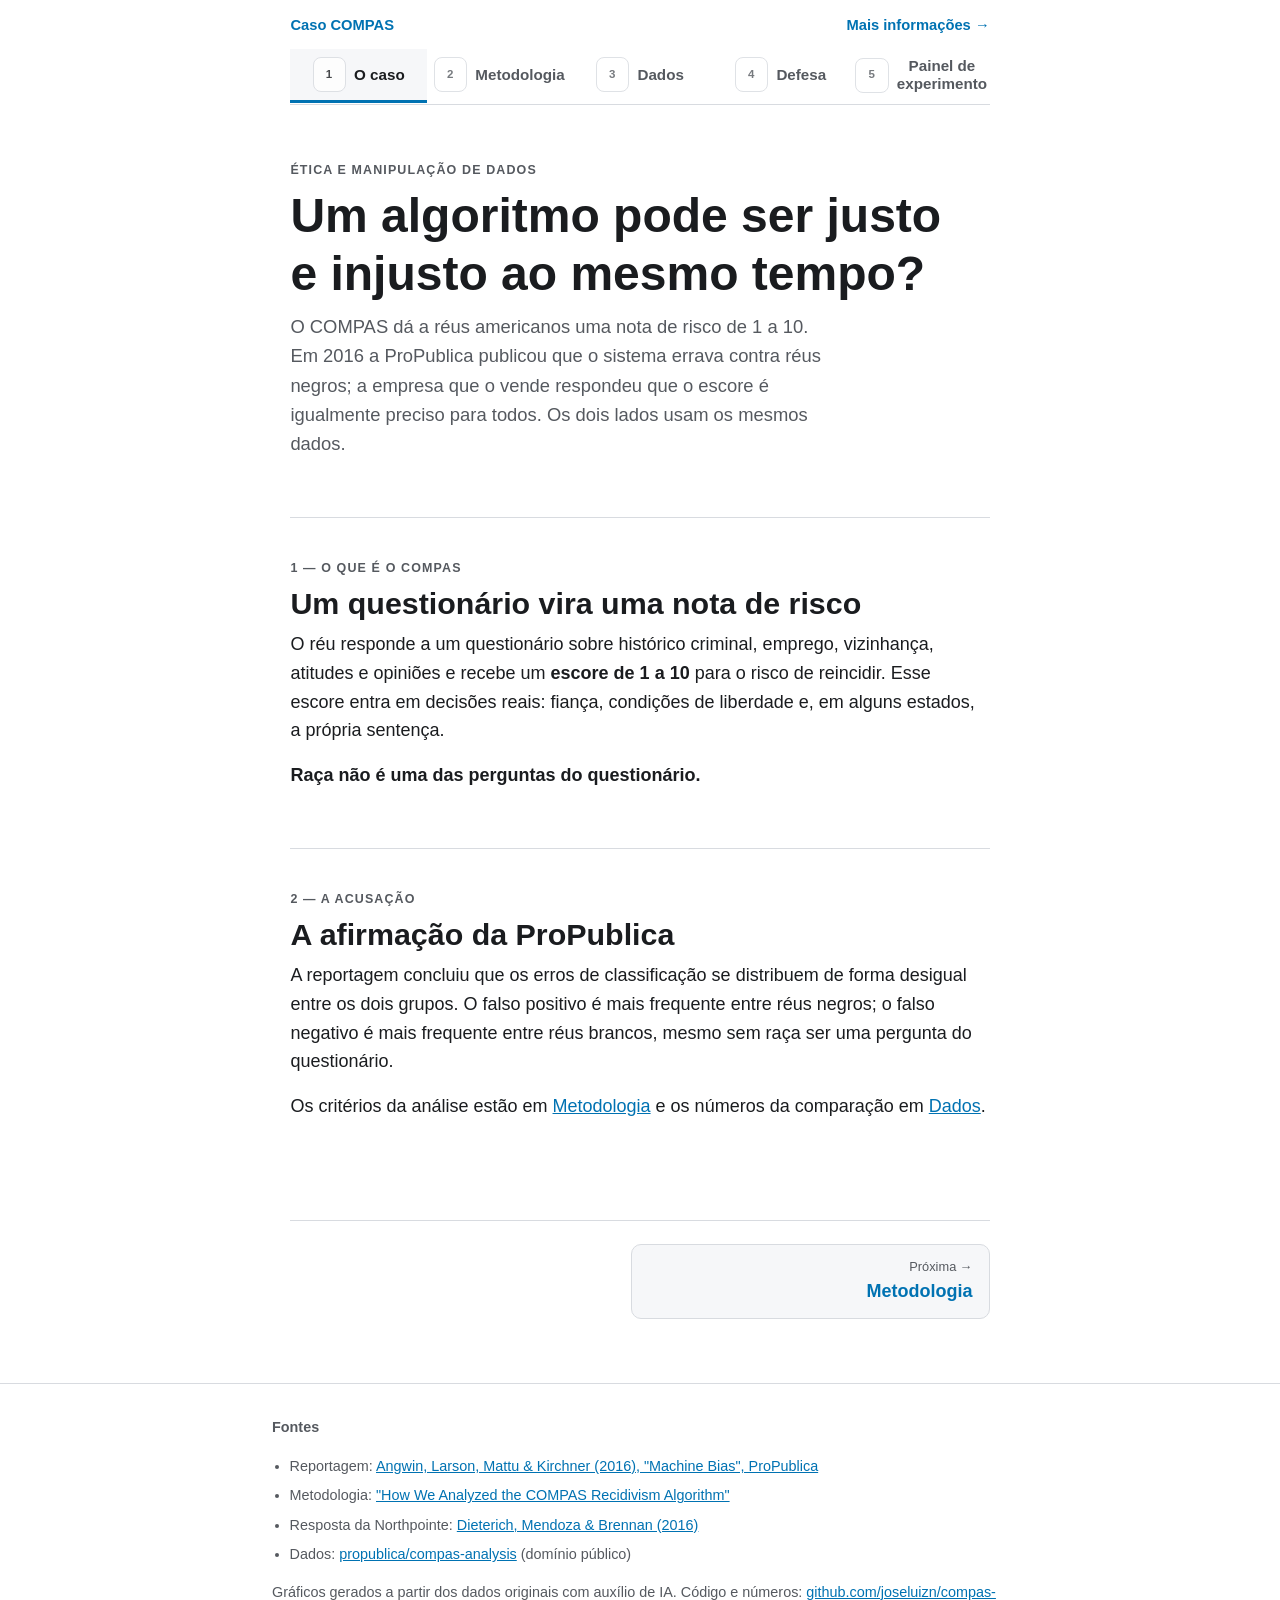
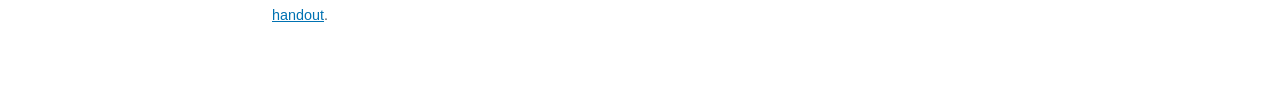
<file: index.html>
<!doctype html>
<html lang="pt-BR">

<head>
  <meta charset="utf-8">
  <meta name="viewport" content="width=device-width, initial-scale=1">
  <title>O caso — Caso COMPAS</title>
  <meta name="description" content="O que é o COMPAS e o que a ProPublica afirmou: contexto do sistema e a acusação.">
  <link rel="stylesheet" href="css/style.css">
</head>

<body>

  <header class="topo">
    <div class="topo-linha">
      <a class="marca" href="index.html">Caso COMPAS</a>
      <a class="mais" href="mais-informacoes.html">Mais informações →</a>
    </div>
    <nav class="abas" aria-label="Páginas do site">
      <ol>
        <li><a href="index.html" aria-current="page"><span class="num">1</span>O caso</a></li>
        <li><a href="metodologia.html"><span class="num">2</span>Metodologia</a></li>
        <li><a href="dados.html"><span class="num">3</span>Dados</a></li>
        <li><a href="defesa.html"><span class="num">4</span>Defesa</a></li>
        <li><a href="painel.html"><span class="num">5</span>Painel de experimento</a></li>
      </ol>
    </nav>
  </header>

  <main>

    <section class="passo hero">
      <p class="rotulo">Ética e manipulação de dados</p>
      <h1>Um algoritmo pode ser justo e injusto ao mesmo tempo?</h1>
      <p class="sub">O COMPAS dá a réus americanos uma nota de risco de 1 a 10. Em 2016 a ProPublica
        publicou que o sistema errava contra réus negros; a empresa que o vende respondeu que o
        escore é igualmente preciso para todos. Os dois lados usam os mesmos dados.</p>
    </section>

    <section class="passo">
      <p class="rotulo">1 — O que é o COMPAS</p>
      <h2>Um questionário vira uma nota de risco</h2>
      <p>O réu responde a um questionário sobre histórico criminal, emprego, vizinhança, atitudes e
        opiniões e recebe um <strong>escore de 1 a 10</strong> para o risco de reincidir.
        Esse escore entra em decisões reais: fiança, condições de liberdade e, em alguns estados,
        a própria sentença.</p>
      <p><strong>Raça não é uma das perguntas do questionário.</strong></p>
    </section>

    <section class="passo">
      <p class="rotulo">2 — A acusação</p>
      <h2>A afirmação da ProPublica</h2>
      <p>A reportagem concluiu que os erros de classificação se distribuem de forma desigual entre os
        dois grupos. O falso positivo é mais frequente entre réus negros; o falso negativo é mais
        frequente entre réus brancos, mesmo sem raça ser uma pergunta do questionário.</p>
      <p>Os critérios da análise estão em <a href="metodologia.html">Metodologia</a> e os números da comparação em <a href="dados.html">Dados</a>.</p>
    </section>

  <nav class="pager" aria-label="Navegação entre páginas">
    <span class="vazio"></span>
    <a class="prox" href="metodologia.html"><small>Próxima →</small>Metodologia</a>
  </nav>

  </main>

  <footer>
    <div class="interno">
      <p><strong>Fontes</strong></p>
      <ul>
        <li>Reportagem: <a
            href="https://www.propublica.org/article/machine-bias-risk-assessments-in-criminal-sentencing">Angwin,
            Larson, Mattu &amp; Kirchner (2016), "Machine Bias", ProPublica</a></li>
        <li>Metodologia: <a
            href="https://www.propublica.org/article/how-we-analyzed-the-compas-recidivism-algorithm">"How We Analyzed
            the COMPAS Recidivism Algorithm"</a></li>
        <li>Resposta da Northpointe: <a
            href="https://embed.documentcloud.org/documents/2998391-ProPublica-Commentary-Final-070616/">Dieterich,
            Mendoza &amp; Brennan (2016)</a></li>
        <li>Dados: <a href="https://github.com/propublica/compas-analysis">propublica/compas-analysis</a> (domínio
          público)</li>
      </ul>
      <p>Gráficos gerados a partir dos dados originais com auxílio de IA. Código e números:
        <a href="https://github.com/joseluizn/compas-handout">github.com/joseluizn/compas-handout</a>.
      </p>
    </div>
  </footer>

</body>

</html>
</file>
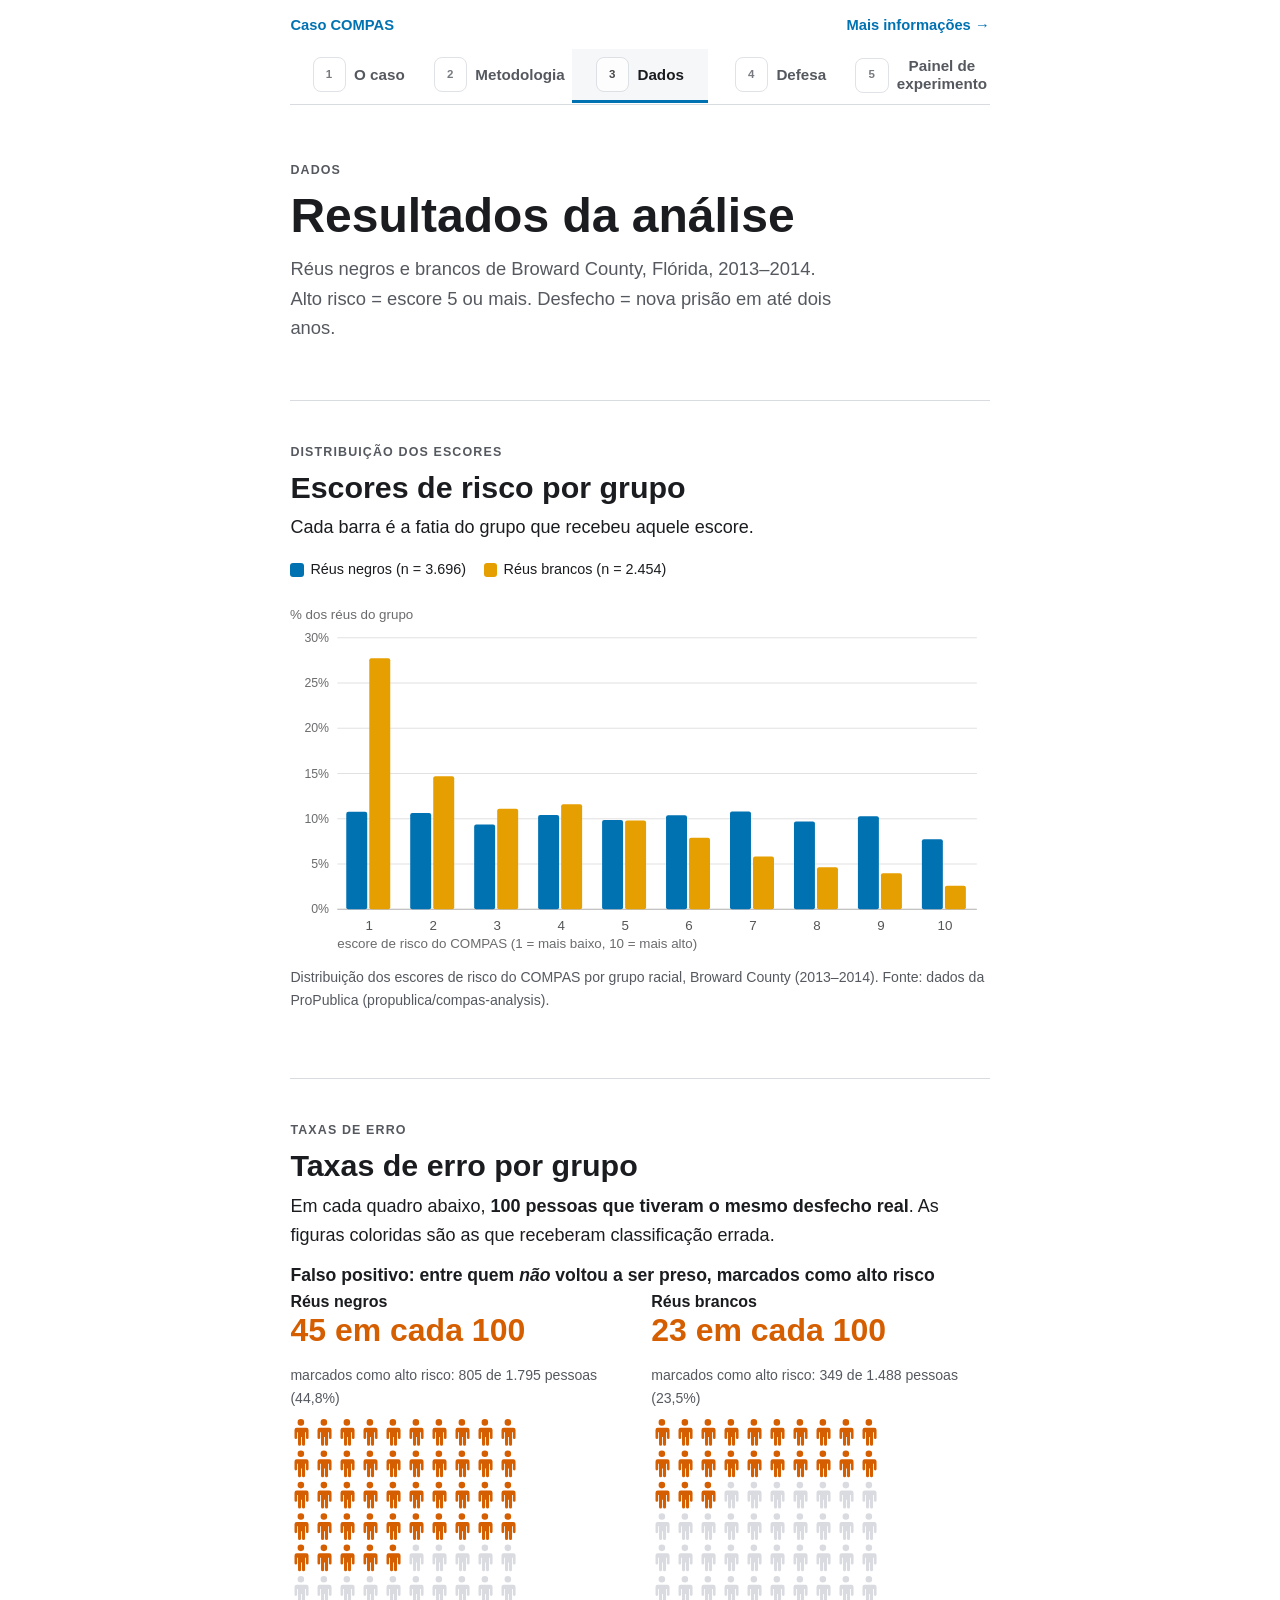
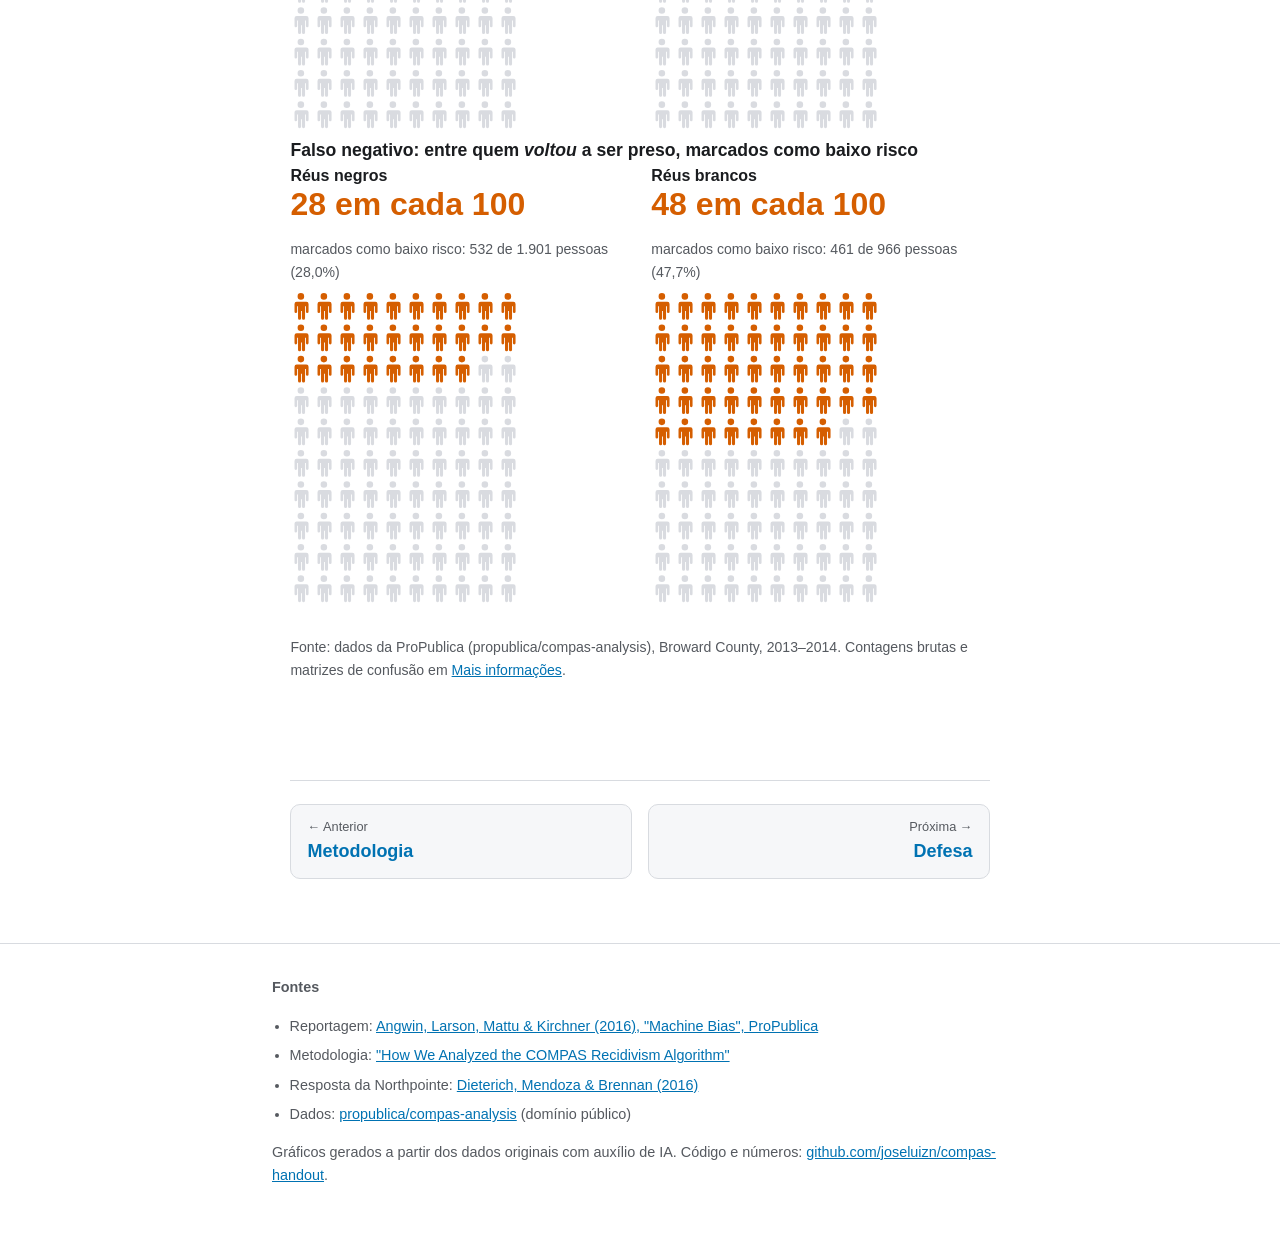
<file: dados.html>
<!doctype html>
<html lang="pt-BR">

<head>
  <meta charset="utf-8">
  <meta name="viewport" content="width=device-width, initial-scale=1">
  <title>Dados — Caso COMPAS</title>
  <meta name="description" content="Distribuição dos escores e taxas de erro por grupo racial, Broward County, 2013–2014.">
  <link rel="stylesheet" href="css/style.css">
</head>

<body>

  <header class="topo">
    <div class="topo-linha">
      <a class="marca" href="index.html">Caso COMPAS</a>
      <a class="mais" href="mais-informacoes.html">Mais informações →</a>
    </div>
    <nav class="abas" aria-label="Páginas do site">
      <ol>
        <li><a href="index.html"><span class="num">1</span>O caso</a></li>
        <li><a href="metodologia.html"><span class="num">2</span>Metodologia</a></li>
        <li><a href="dados.html" aria-current="page"><span class="num">3</span>Dados</a></li>
        <li><a href="defesa.html"><span class="num">4</span>Defesa</a></li>
        <li><a href="painel.html"><span class="num">5</span>Painel de experimento</a></li>
      </ol>
    </nav>
  </header>

  <main>

    <section class="passo hero">
      <p class="rotulo">Dados</p>
      <h1>Resultados da análise</h1>
      <p class="sub">Réus negros e brancos de Broward County, Flórida, 2013–2014. Alto risco = escore 5
        ou mais. Desfecho = nova prisão em até dois anos.</p>
    </section>

    <section class="passo">
      <p class="rotulo">Distribuição dos escores</p>
      <h2>Escores de risco por grupo</h2>
      <p>Cada barra é a fatia do grupo que recebeu aquele escore.</p>
      <div class="legenda" id="legenda-decis"></div>
      <figure>
        <div class="rolavel" id="grafico-decis"></div>
        <figcaption>Distribuição dos escores de risco do COMPAS por grupo racial, Broward County
          (2013–2014). Fonte: dados da ProPublica (propublica/compas-analysis).</figcaption>
      </figure>
    </section>

    <section class="passo">
      <p class="rotulo">Taxas de erro</p>
      <h2>Taxas de erro por grupo</h2>
      <p>Em cada quadro abaixo, <strong>100 pessoas que tiveram o mesmo desfecho real</strong>.
        As figuras coloridas são as que receberam classificação errada.</p>

      <h3>Falso positivo: entre quem <em>não</em> voltou a ser preso, marcados como alto risco</h3>
      <div class="waffles" id="waffles-fpr"></div>

      <h3>Falso negativo: entre quem <em>voltou</em> a ser preso, marcados como baixo risco</h3>
      <div class="waffles" id="waffles-fnr"></div>

      <p class="nota-fonte">Fonte: dados da ProPublica (propublica/compas-analysis), Broward County,
        2013–2014. Contagens brutas e matrizes de confusão em
        <a href="mais-informacoes.html">Mais informações</a>.</p>
    </section>

  <nav class="pager" aria-label="Navegação entre páginas">
    <a class="ant" href="metodologia.html"><small>← Anterior</small>Metodologia</a>
    <a class="prox" href="defesa.html"><small>Próxima →</small>Defesa</a>
  </nav>

  </main>

  <footer>
    <div class="interno">
      <p><strong>Fontes</strong></p>
      <ul>
        <li>Reportagem: <a
            href="https://www.propublica.org/article/machine-bias-risk-assessments-in-criminal-sentencing">Angwin,
            Larson, Mattu &amp; Kirchner (2016), "Machine Bias", ProPublica</a></li>
        <li>Metodologia: <a
            href="https://www.propublica.org/article/how-we-analyzed-the-compas-recidivism-algorithm">"How We Analyzed
            the COMPAS Recidivism Algorithm"</a></li>
        <li>Resposta da Northpointe: <a
            href="https://embed.documentcloud.org/documents/2998391-ProPublica-Commentary-Final-070616/">Dieterich,
            Mendoza &amp; Brennan (2016)</a></li>
        <li>Dados: <a href="https://github.com/propublica/compas-analysis">propublica/compas-analysis</a> (domínio
          público)</li>
      </ul>
      <p>Gráficos gerados a partir dos dados originais com auxílio de IA. Código e números:
        <a href="https://github.com/joseluizn/compas-handout">github.com/joseluizn/compas-handout</a>.
      </p>
    </div>
  </footer>

  <script src="js/metrics-data.js"></script>
  <script src="js/story.js"></script>
</body>

</html>
</file>
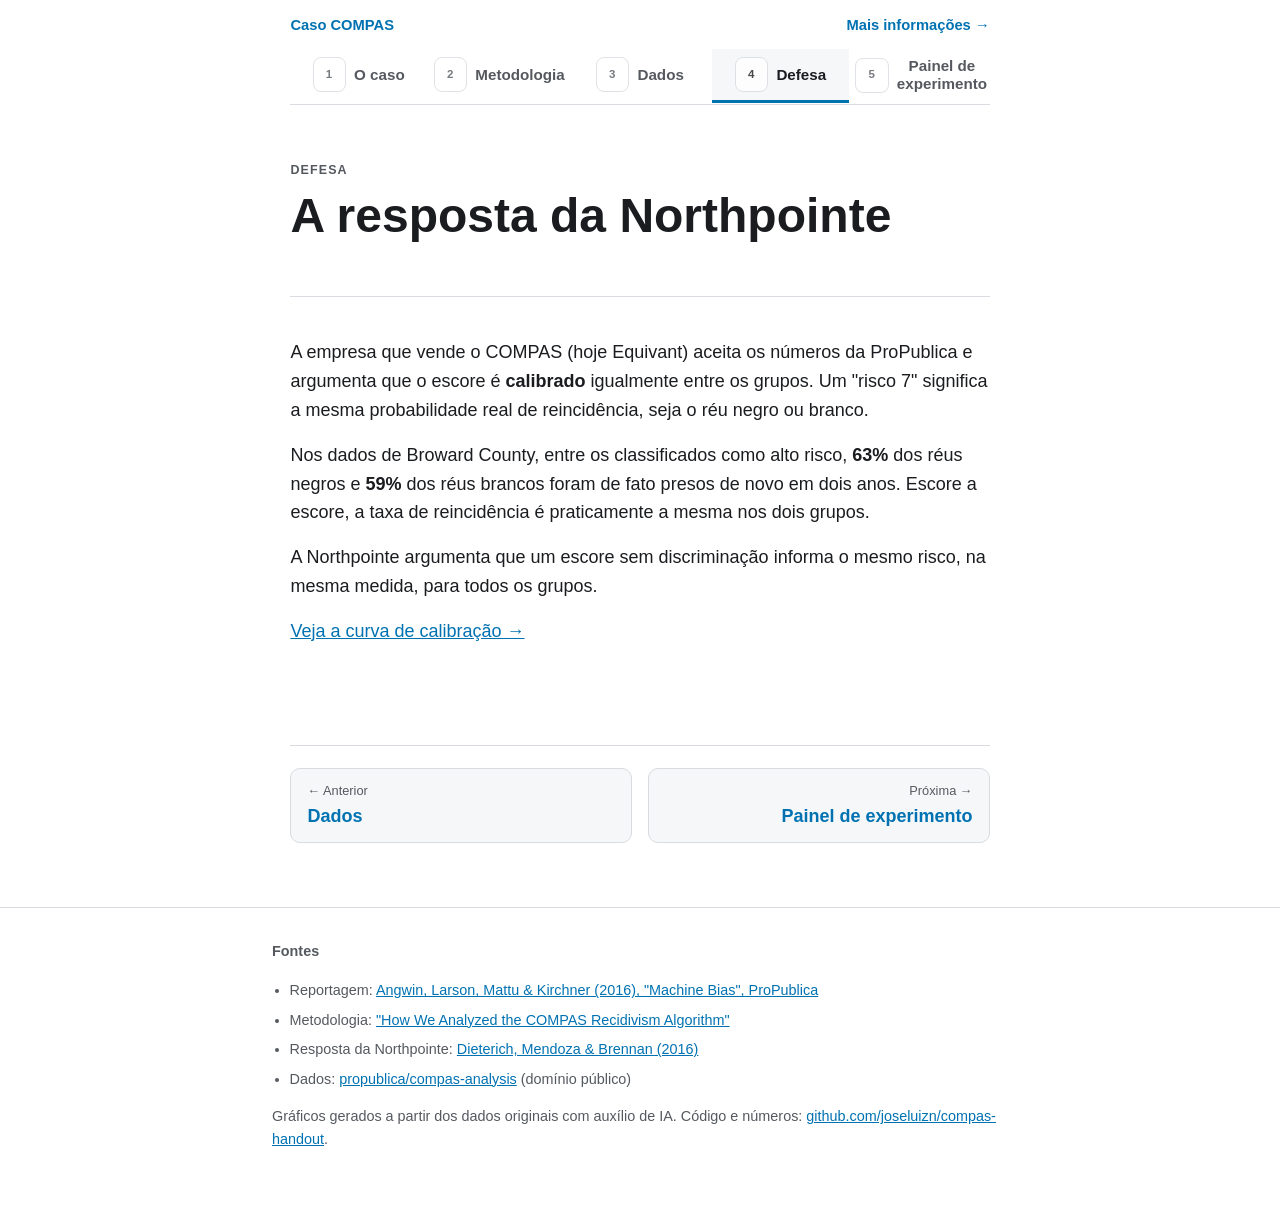
<file: defesa.html>
<!doctype html>
<html lang="pt-BR">

<head>
  <meta charset="utf-8">
  <meta name="viewport" content="width=device-width, initial-scale=1">
  <title>Defesa — Caso COMPAS</title>
  <meta name="description" content="A resposta da Northpointe à ProPublica: o argumento da calibração.">
  <link rel="stylesheet" href="css/style.css">
</head>

<body>

  <header class="topo">
    <div class="topo-linha">
      <a class="marca" href="index.html">Caso COMPAS</a>
      <a class="mais" href="mais-informacoes.html">Mais informações →</a>
    </div>
    <nav class="abas" aria-label="Páginas do site">
      <ol>
        <li><a href="index.html"><span class="num">1</span>O caso</a></li>
        <li><a href="metodologia.html"><span class="num">2</span>Metodologia</a></li>
        <li><a href="dados.html"><span class="num">3</span>Dados</a></li>
        <li><a href="defesa.html" aria-current="page"><span class="num">4</span>Defesa</a></li>
        <li><a href="painel.html"><span class="num">5</span>Painel de experimento</a></li>
      </ol>
    </nav>
  </header>

  <main>

    <section class="passo hero">
      <p class="rotulo">Defesa</p>
      <h1>A resposta da Northpointe</h1>
    </section>

    <section class="passo">
      <p>A empresa que vende o COMPAS (hoje Equivant) aceita os números da ProPublica e
        argumenta que o escore é <strong>calibrado</strong> igualmente entre os grupos. Um "risco 7"
        significa a mesma probabilidade real de reincidência, seja o réu negro ou branco.
      </p>
      <p>Nos dados de Broward County, entre os classificados como alto risco,
        <strong id="ppv-negros">—</strong> dos réus negros e <strong id="ppv-brancos">—</strong> dos
        réus brancos foram de fato presos de novo em dois anos. Escore a escore, a taxa de
        reincidência é praticamente a mesma nos dois grupos.
      </p>
      <p>A Northpointe argumenta que um escore sem discriminação informa o mesmo risco, na mesma
        medida, para todos os grupos.</p>
      <p><a href="mais-informacoes.html#calibracao">Veja a curva de calibração →</a></p>
    </section>

  <nav class="pager" aria-label="Navegação entre páginas">
    <a class="ant" href="dados.html"><small>← Anterior</small>Dados</a>
    <a class="prox" href="painel.html"><small>Próxima →</small>Painel de experimento</a>
  </nav>

  </main>

  <footer>
    <div class="interno">
      <p><strong>Fontes</strong></p>
      <ul>
        <li>Reportagem: <a
            href="https://www.propublica.org/article/machine-bias-risk-assessments-in-criminal-sentencing">Angwin,
            Larson, Mattu &amp; Kirchner (2016), "Machine Bias", ProPublica</a></li>
        <li>Metodologia: <a
            href="https://www.propublica.org/article/how-we-analyzed-the-compas-recidivism-algorithm">"How We Analyzed
            the COMPAS Recidivism Algorithm"</a></li>
        <li>Resposta da Northpointe: <a
            href="https://embed.documentcloud.org/documents/2998391-ProPublica-Commentary-Final-070616/">Dieterich,
            Mendoza &amp; Brennan (2016)</a></li>
        <li>Dados: <a href="https://github.com/propublica/compas-analysis">propublica/compas-analysis</a> (domínio
          público)</li>
      </ul>
      <p>Gráficos gerados a partir dos dados originais com auxílio de IA. Código e números:
        <a href="https://github.com/joseluizn/compas-handout">github.com/joseluizn/compas-handout</a>.
      </p>
    </div>
  </footer>

  <script src="js/metrics-data.js"></script>
  <script src="js/story.js"></script>
</body>

</html>
</file>
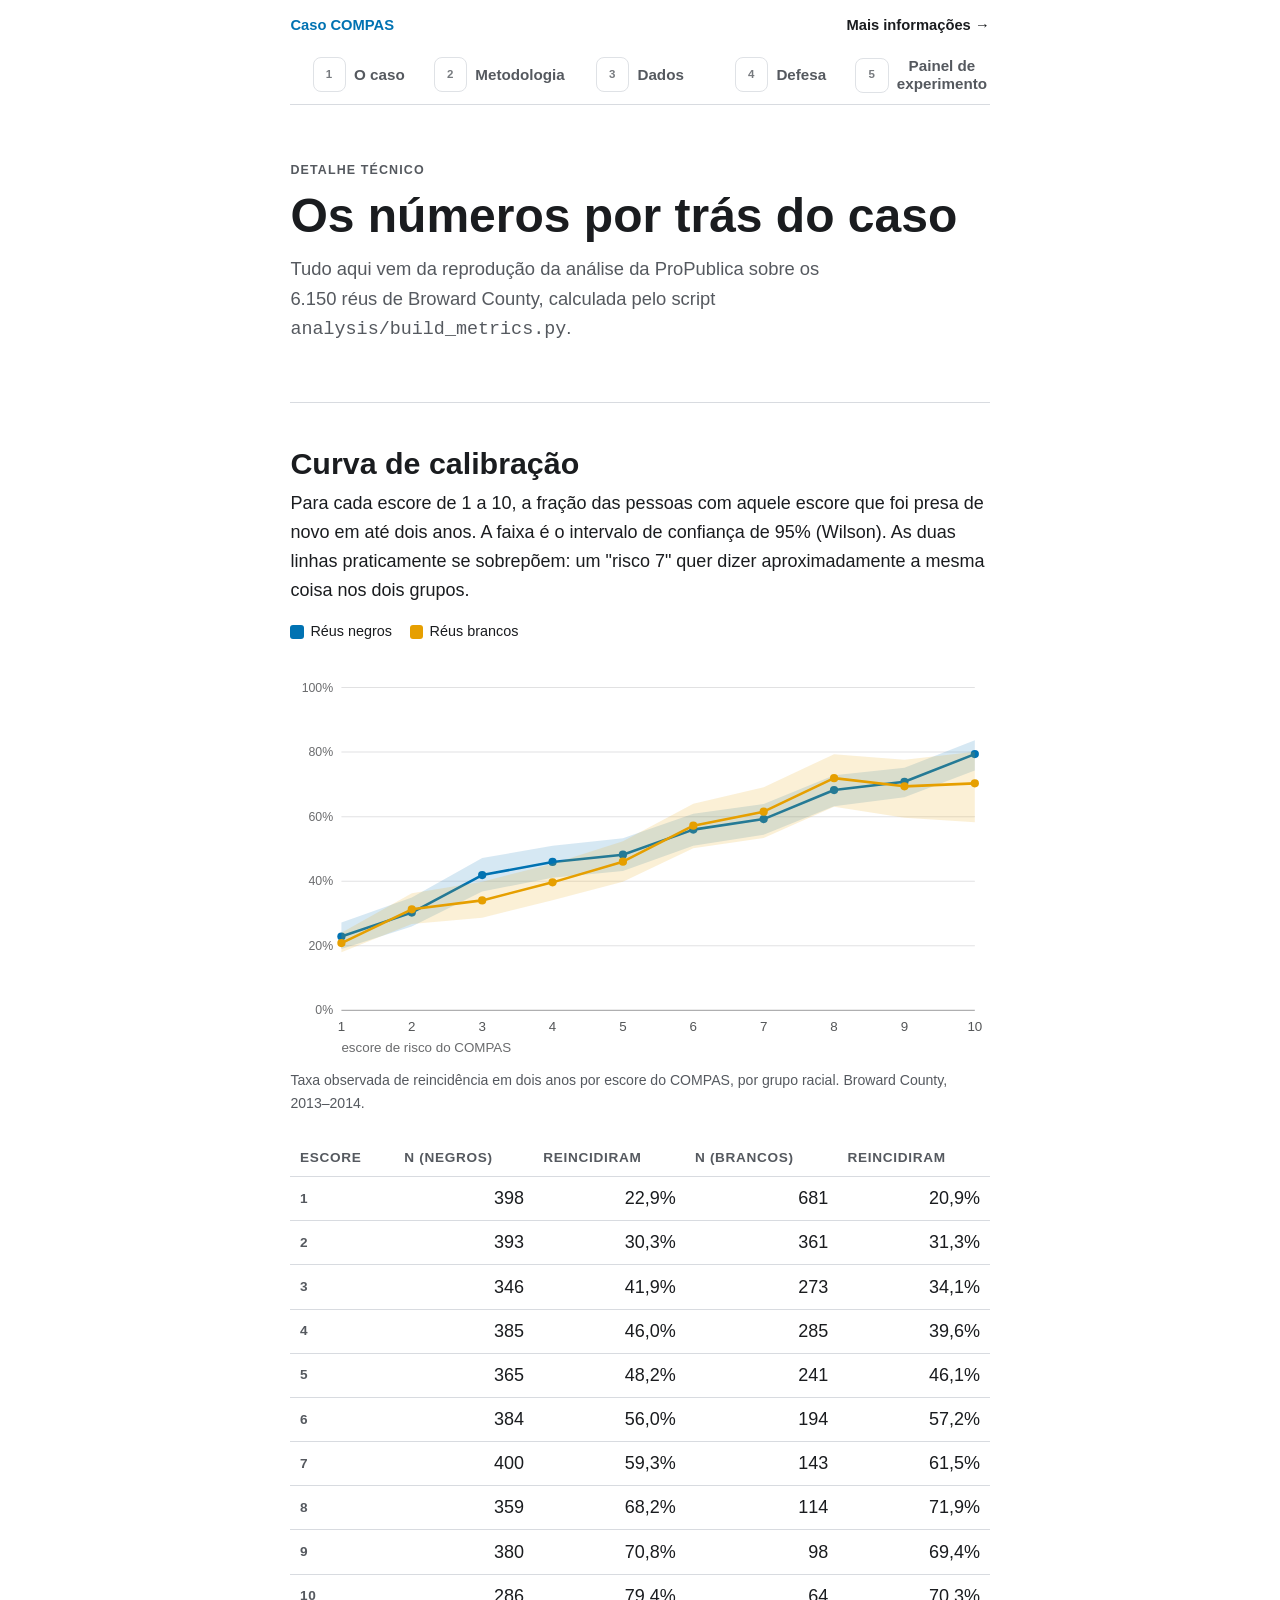
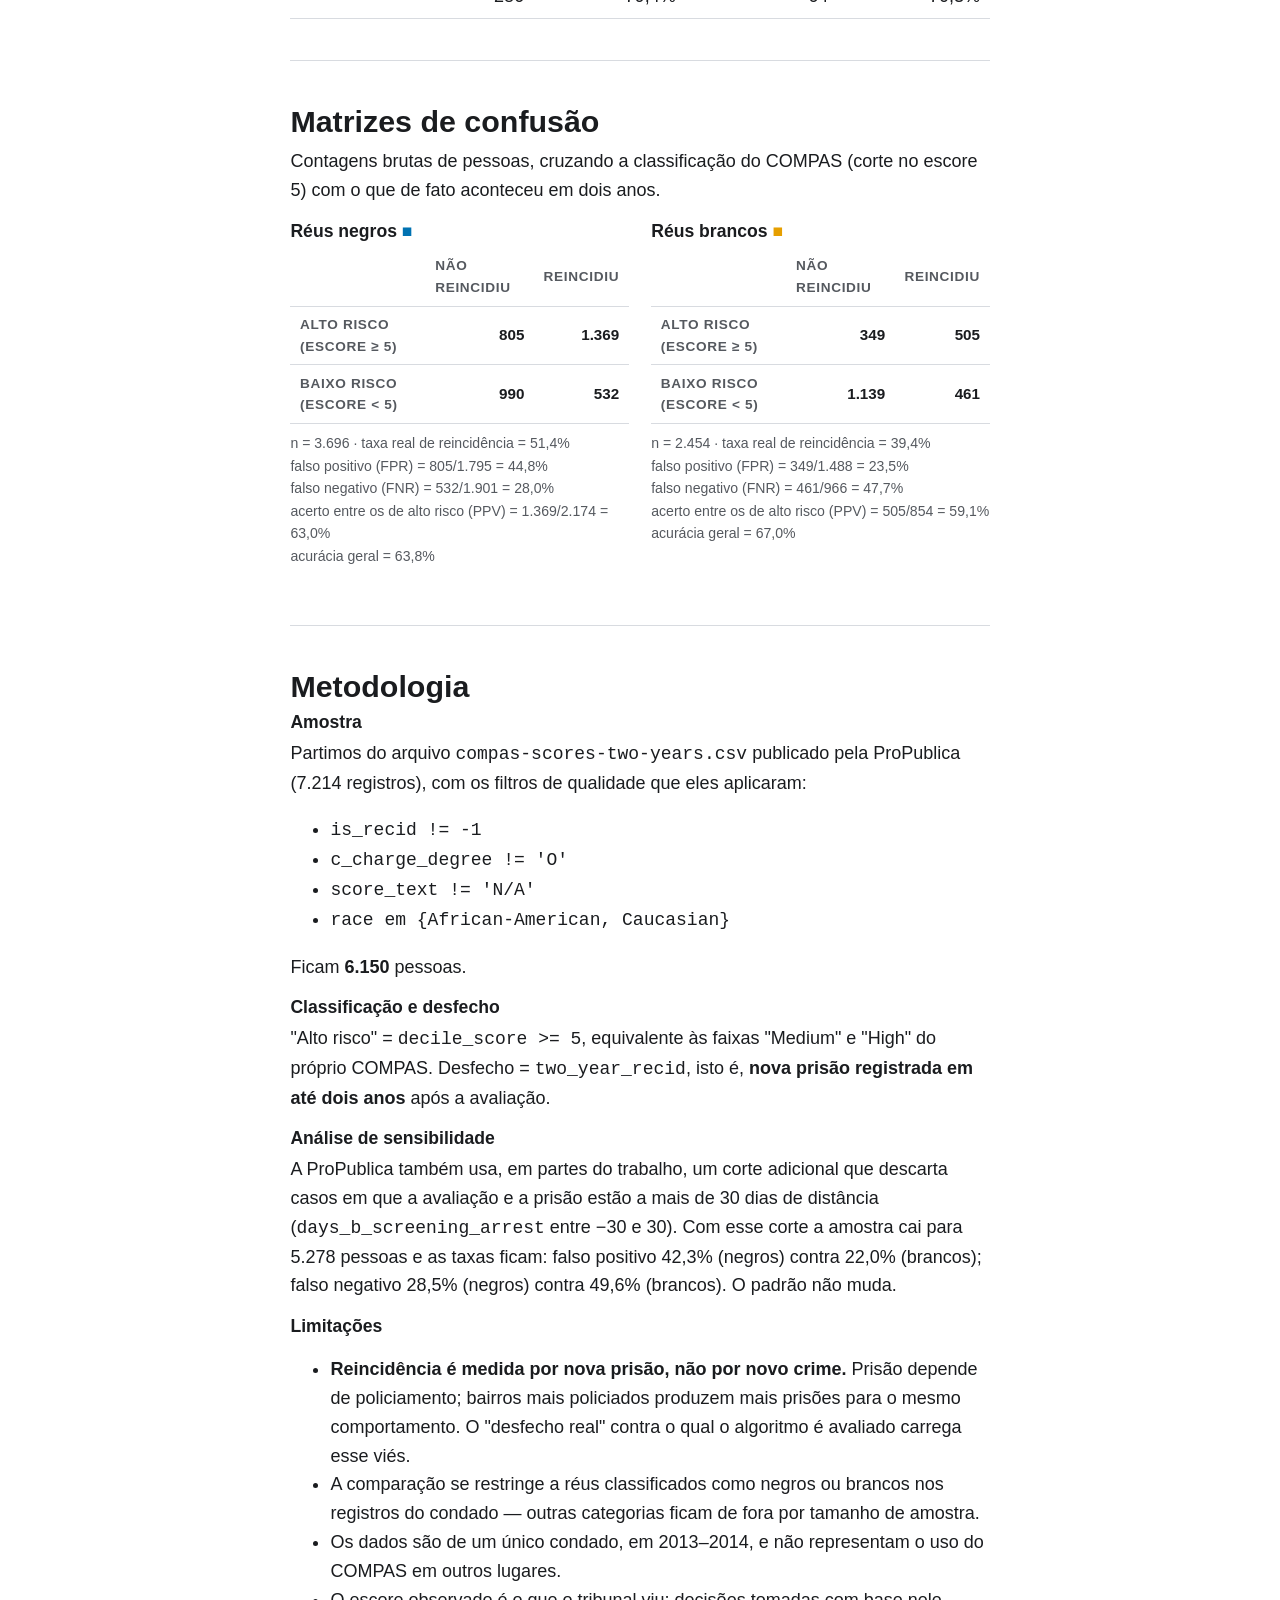
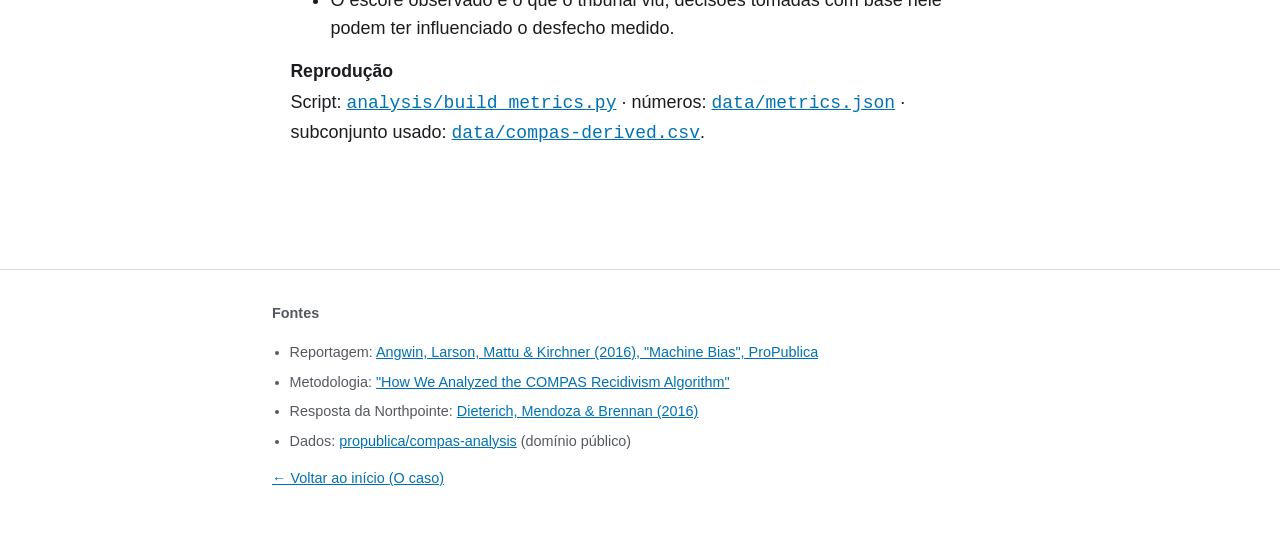
<file: mais-informacoes.html>
<!doctype html>
<html lang="pt-BR">
<head>
<meta charset="utf-8">
<meta name="viewport" content="width=device-width, initial-scale=1">
<title>Caso COMPAS — mais informações</title>
<meta name="description" content="Curva de calibração, matrizes de confusão e metodologia da reprodução da análise da ProPublica sobre o COMPAS.">
<link rel="stylesheet" href="css/style.css">
</head>
<body>

  <header class="topo">
    <div class="topo-linha">
      <a class="marca" href="index.html">Caso COMPAS</a>
      <a class="mais" href="mais-informacoes.html" aria-current="page">Mais informações →</a>
    </div>
    <nav class="abas" aria-label="Páginas do site">
      <ol>
        <li><a href="index.html"><span class="num">1</span>O caso</a></li>
        <li><a href="metodologia.html"><span class="num">2</span>Metodologia</a></li>
        <li><a href="dados.html"><span class="num">3</span>Dados</a></li>
        <li><a href="defesa.html"><span class="num">4</span>Defesa</a></li>
        <li><a href="painel.html"><span class="num">5</span>Painel de experimento</a></li>
      </ol>
    </nav>
  </header>

<main>

  <section class="passo hero">
    <p class="rotulo">Detalhe técnico</p>
    <h1>Os números por trás do caso</h1>
    <p class="sub">Tudo aqui vem da reprodução da análise da ProPublica sobre os
      <span id="meta-n-analise">—</span> réus de Broward County, calculada pelo script
      <code>analysis/build_metrics.py</code>.</p>
  </section>

  <section class="passo" id="calibracao">
    <h2>Curva de calibração</h2>
    <p>Para cada escore de 1 a 10, a fração das pessoas com aquele escore que foi presa de novo em
      até dois anos. A faixa é o intervalo de confiança de 95% (Wilson). As duas linhas praticamente
      se sobrepõem: um "risco 7" quer dizer aproximadamente a mesma coisa nos dois grupos.</p>
    <div class="legenda" id="legenda-calibracao"></div>
    <figure>
      <div class="rolavel" id="grafico-calibracao"></div>
      <figcaption>Taxa observada de reincidência em dois anos por escore do COMPAS, por grupo
        racial. Broward County, 2013–2014.</figcaption>
    </figure>
    <div class="rolavel" id="tabela-calibracao"></div>
  </section>

  <section class="passo">
    <h2>Matrizes de confusão</h2>
    <p>Contagens brutas de pessoas, cruzando a classificação do COMPAS (corte no escore 5) com o
      que de fato aconteceu em dois anos.</p>
    <div class="matrizes" id="matrizes"></div>
  </section>

  <section class="passo">
    <h2>Metodologia</h2>
    <h3>Amostra</h3>
    <p>Partimos do arquivo <code>compas-scores-two-years.csv</code> publicado pela ProPublica
      (<span id="meta-n-bruto">—</span> registros), com os filtros de qualidade que eles aplicaram:</p>
    <ul id="meta-filtros"></ul>
    <p>Ficam <strong id="meta-n-analise-2">—</strong> pessoas.</p>

    <h3>Classificação e desfecho</h3>
    <p>"Alto risco" = <code>decile_score &gt;= <span id="meta-corte">—</span></code>, equivalente às
      faixas "Medium" e "High" do próprio COMPAS. Desfecho = <code>two_year_recid</code>, isto é,
      <strong>nova prisão registrada em até dois anos</strong> após a avaliação.</p>

    <h3>Análise de sensibilidade</h3>
    <p>A ProPublica também usa, em partes do trabalho, um corte adicional que descarta casos em que
      a avaliação e a prisão estão a mais de 30 dias de distância
      (<code>days_b_screening_arrest</code> entre −30 e 30). Com esse corte a amostra cai para
      <span id="sens-n">—</span> pessoas e as taxas ficam: falso positivo
      <span id="sens-fpr-negros">—</span> (negros) contra <span id="sens-fpr-brancos">—</span>
      (brancos); falso negativo <span id="sens-fnr-negros">—</span> (negros) contra
      <span id="sens-fnr-brancos">—</span> (brancos). O padrão não muda.</p>

    <h3>Limitações</h3>
    <ul>
      <li><strong>Reincidência é medida por nova prisão, não por novo crime.</strong> Prisão depende
        de policiamento; bairros mais policiados produzem mais prisões para o mesmo comportamento.
        O "desfecho real" contra o qual o algoritmo é avaliado carrega esse viés.</li>
      <li>A comparação se restringe a réus classificados como negros ou brancos nos registros do
        condado — outras categorias ficam de fora por tamanho de amostra.</li>
      <li>Os dados são de um único condado, em 2013–2014, e não representam o uso do COMPAS em
        outros lugares.</li>
      <li>O escore observado é o que o tribunal viu; decisões tomadas com base nele podem ter
        influenciado o desfecho medido.</li>
    </ul>

    <h3>Reprodução</h3>
    <p>Script: <a href="https://github.com/joseluizn/compas-handout/blob/main/analysis/build_metrics.py"><code>analysis/build_metrics.py</code></a>
      · números: <a href="data/metrics.json"><code>data/metrics.json</code></a>
      · subconjunto usado: <a href="data/compas-derived.csv"><code>data/compas-derived.csv</code></a>.</p>
  </section>

</main>

<footer>
  <div class="interno">
    <p><strong>Fontes</strong></p>
    <ul>
      <li>Reportagem: <a href="https://www.propublica.org/article/machine-bias-risk-assessments-in-criminal-sentencing">Angwin, Larson, Mattu &amp; Kirchner (2016), "Machine Bias", ProPublica</a></li>
      <li>Metodologia: <a href="https://www.propublica.org/article/how-we-analyzed-the-compas-recidivism-algorithm">"How We Analyzed the COMPAS Recidivism Algorithm"</a></li>
      <li>Resposta da Northpointe: <a href="https://embed.documentcloud.org/documents/2998391-ProPublica-Commentary-Final-070616/">Dieterich, Mendoza &amp; Brennan (2016)</a></li>
      <li>Dados: <a href="https://github.com/propublica/compas-analysis">propublica/compas-analysis</a> (domínio público)</li>
    </ul>
    <p><a href="index.html">← Voltar ao início (O caso)</a></p>
  </div>
</footer>

<script src="js/metrics-data.js"></script>
<script src="js/story.js"></script>
</body>
</html>
</file>
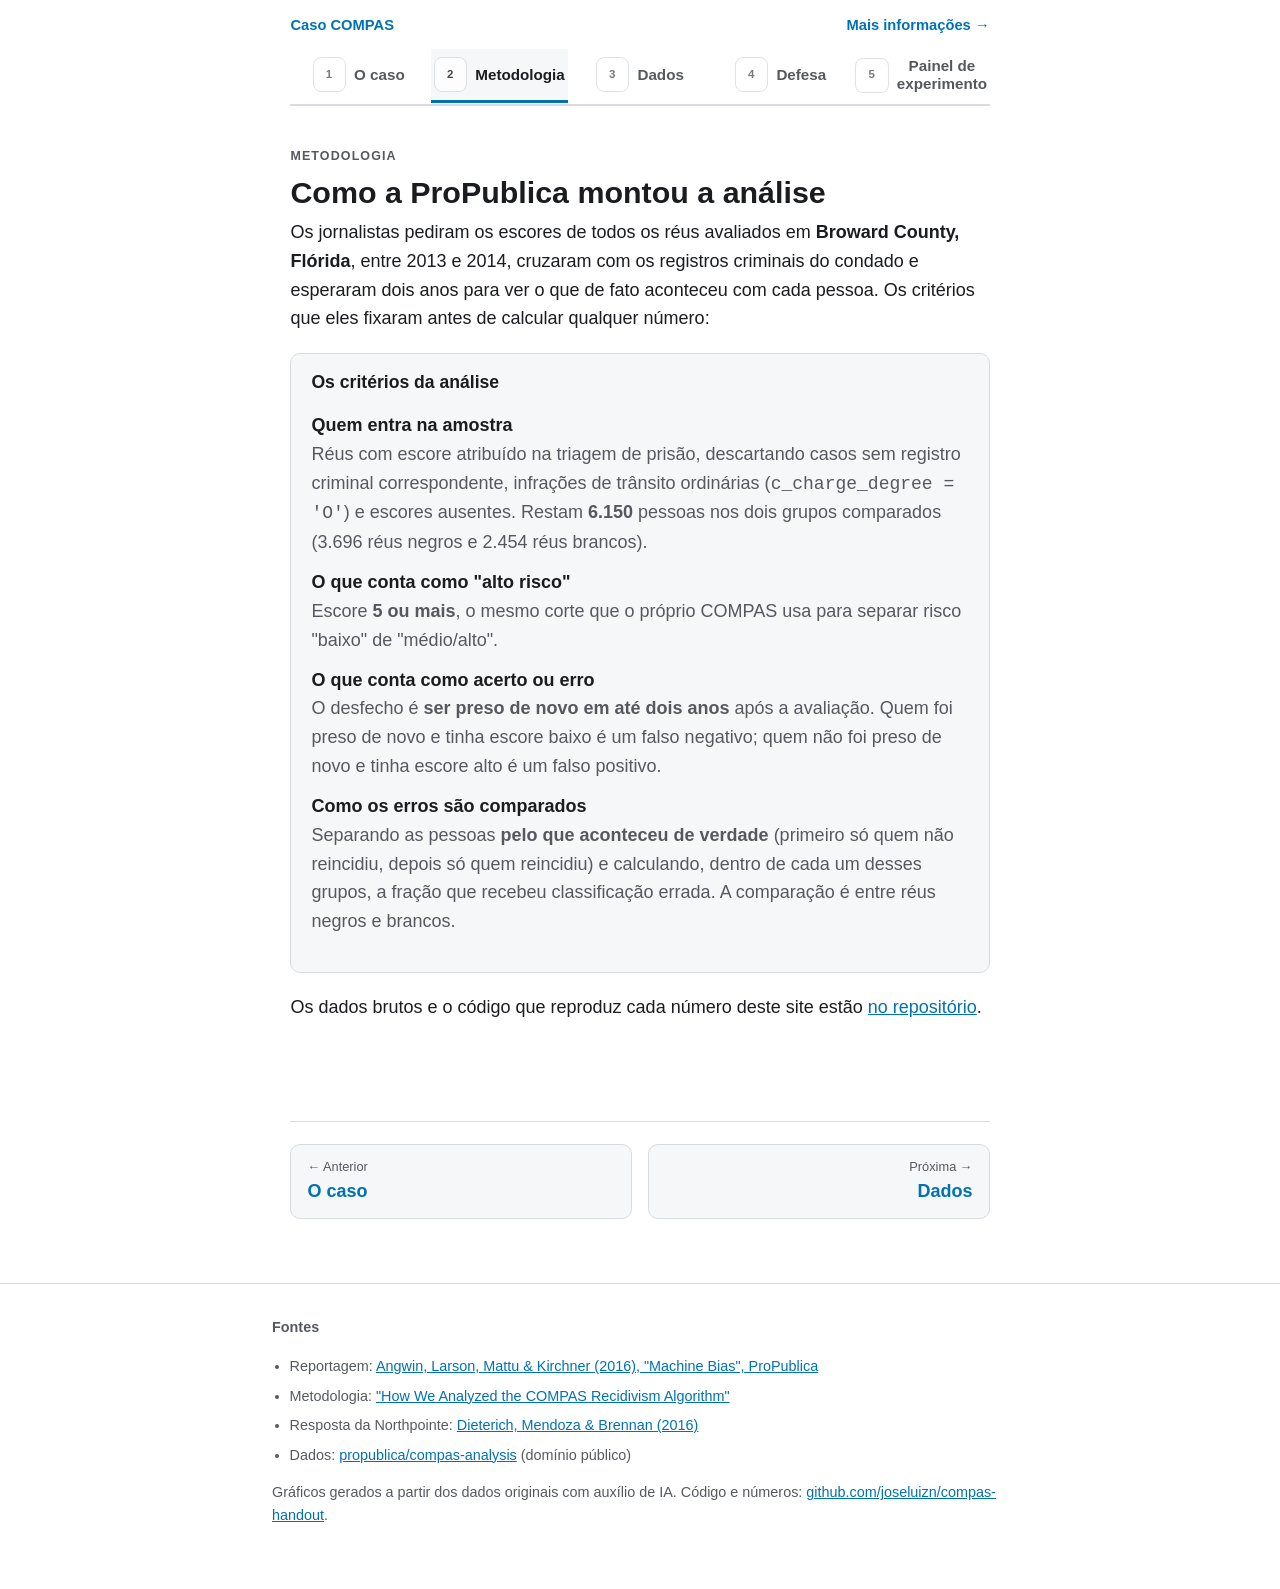
<file: metodologia.html>
<!doctype html>
<html lang="pt-BR">

<head>
  <meta charset="utf-8">
  <meta name="viewport" content="width=device-width, initial-scale=1">
  <title>Metodologia — Caso COMPAS</title>
  <meta name="description" content="Como a ProPublica montou a análise: amostra, corte de alto risco, desfecho e comparação dos erros.">
  <link rel="stylesheet" href="css/style.css">
</head>

<body>

  <header class="topo">
    <div class="topo-linha">
      <a class="marca" href="index.html">Caso COMPAS</a>
      <a class="mais" href="mais-informacoes.html">Mais informações →</a>
    </div>
    <nav class="abas" aria-label="Páginas do site">
      <ol>
        <li><a href="index.html"><span class="num">1</span>O caso</a></li>
        <li><a href="metodologia.html" aria-current="page"><span class="num">2</span>Metodologia</a></li>
        <li><a href="dados.html"><span class="num">3</span>Dados</a></li>
        <li><a href="defesa.html"><span class="num">4</span>Defesa</a></li>
        <li><a href="painel.html"><span class="num">5</span>Painel de experimento</a></li>
      </ol>
    </nav>
  </header>

  <main>

    <section class="passo">
      <p class="rotulo">Metodologia</p>
      <h2>Como a ProPublica montou a análise</h2>
      <p>Os jornalistas pediram os escores de todos os réus avaliados em <strong>Broward County,
          Flórida</strong>, entre 2013 e 2014, cruzaram com os registros criminais do condado e
        esperaram dois anos para ver o que de fato aconteceu com cada pessoa. Os critérios que eles
        fixaram antes de calcular qualquer número:</p>

      <div class="caixa">
        <h3>Os critérios da análise</h3>
        <dl class="criterio">
          <dt>Quem entra na amostra</dt>
          <dd>Réus com escore atribuído na triagem de prisão, descartando casos sem registro
            criminal correspondente, infrações de trânsito ordinárias
            (<code>c_charge_degree = 'O'</code>) e escores ausentes.
            Restam <strong id="n-total">—</strong> pessoas nos dois grupos comparados
            (<span id="n-negros">—</span> réus negros e <span id="n-brancos">—</span> réus brancos).</dd>

          <dt>O que conta como "alto risco"</dt>
          <dd>Escore <strong>5 ou mais</strong>, o mesmo corte que o próprio COMPAS usa para separar
            risco "baixo" de "médio/alto".</dd>

          <dt>O que conta como acerto ou erro</dt>
          <dd>O desfecho é <strong>ser preso de novo em até dois anos</strong> após a avaliação.
            Quem foi preso de novo e tinha escore baixo é um falso negativo; quem não foi preso
            de novo e tinha escore alto é um falso positivo.</dd>

          <dt>Como os erros são comparados</dt>
          <dd>Separando as pessoas <strong>pelo que aconteceu de verdade</strong> (primeiro só quem
            não reincidiu, depois só quem reincidiu) e calculando, dentro de cada um desses grupos,
            a fração que recebeu classificação errada. A comparação é entre réus negros e brancos.</dd>
        </dl>
      </div>
      <p>Os dados brutos e o código que reproduz cada número deste site estão
        <a href="https://github.com/joseluizn/compas-handout">no repositório</a>.
      </p>
    </section>

  <nav class="pager" aria-label="Navegação entre páginas">
    <a class="ant" href="index.html"><small>← Anterior</small>O caso</a>
    <a class="prox" href="dados.html"><small>Próxima →</small>Dados</a>
  </nav>

  </main>

  <footer>
    <div class="interno">
      <p><strong>Fontes</strong></p>
      <ul>
        <li>Reportagem: <a
            href="https://www.propublica.org/article/machine-bias-risk-assessments-in-criminal-sentencing">Angwin,
            Larson, Mattu &amp; Kirchner (2016), "Machine Bias", ProPublica</a></li>
        <li>Metodologia: <a
            href="https://www.propublica.org/article/how-we-analyzed-the-compas-recidivism-algorithm">"How We Analyzed
            the COMPAS Recidivism Algorithm"</a></li>
        <li>Resposta da Northpointe: <a
            href="https://embed.documentcloud.org/documents/2998391-ProPublica-Commentary-Final-070616/">Dieterich,
            Mendoza &amp; Brennan (2016)</a></li>
        <li>Dados: <a href="https://github.com/propublica/compas-analysis">propublica/compas-analysis</a> (domínio
          público)</li>
      </ul>
      <p>Gráficos gerados a partir dos dados originais com auxílio de IA. Código e números:
        <a href="https://github.com/joseluizn/compas-handout">github.com/joseluizn/compas-handout</a>.
      </p>
    </div>
  </footer>

  <script src="js/metrics-data.js"></script>
  <script src="js/story.js"></script>
</body>

</html>
</file>
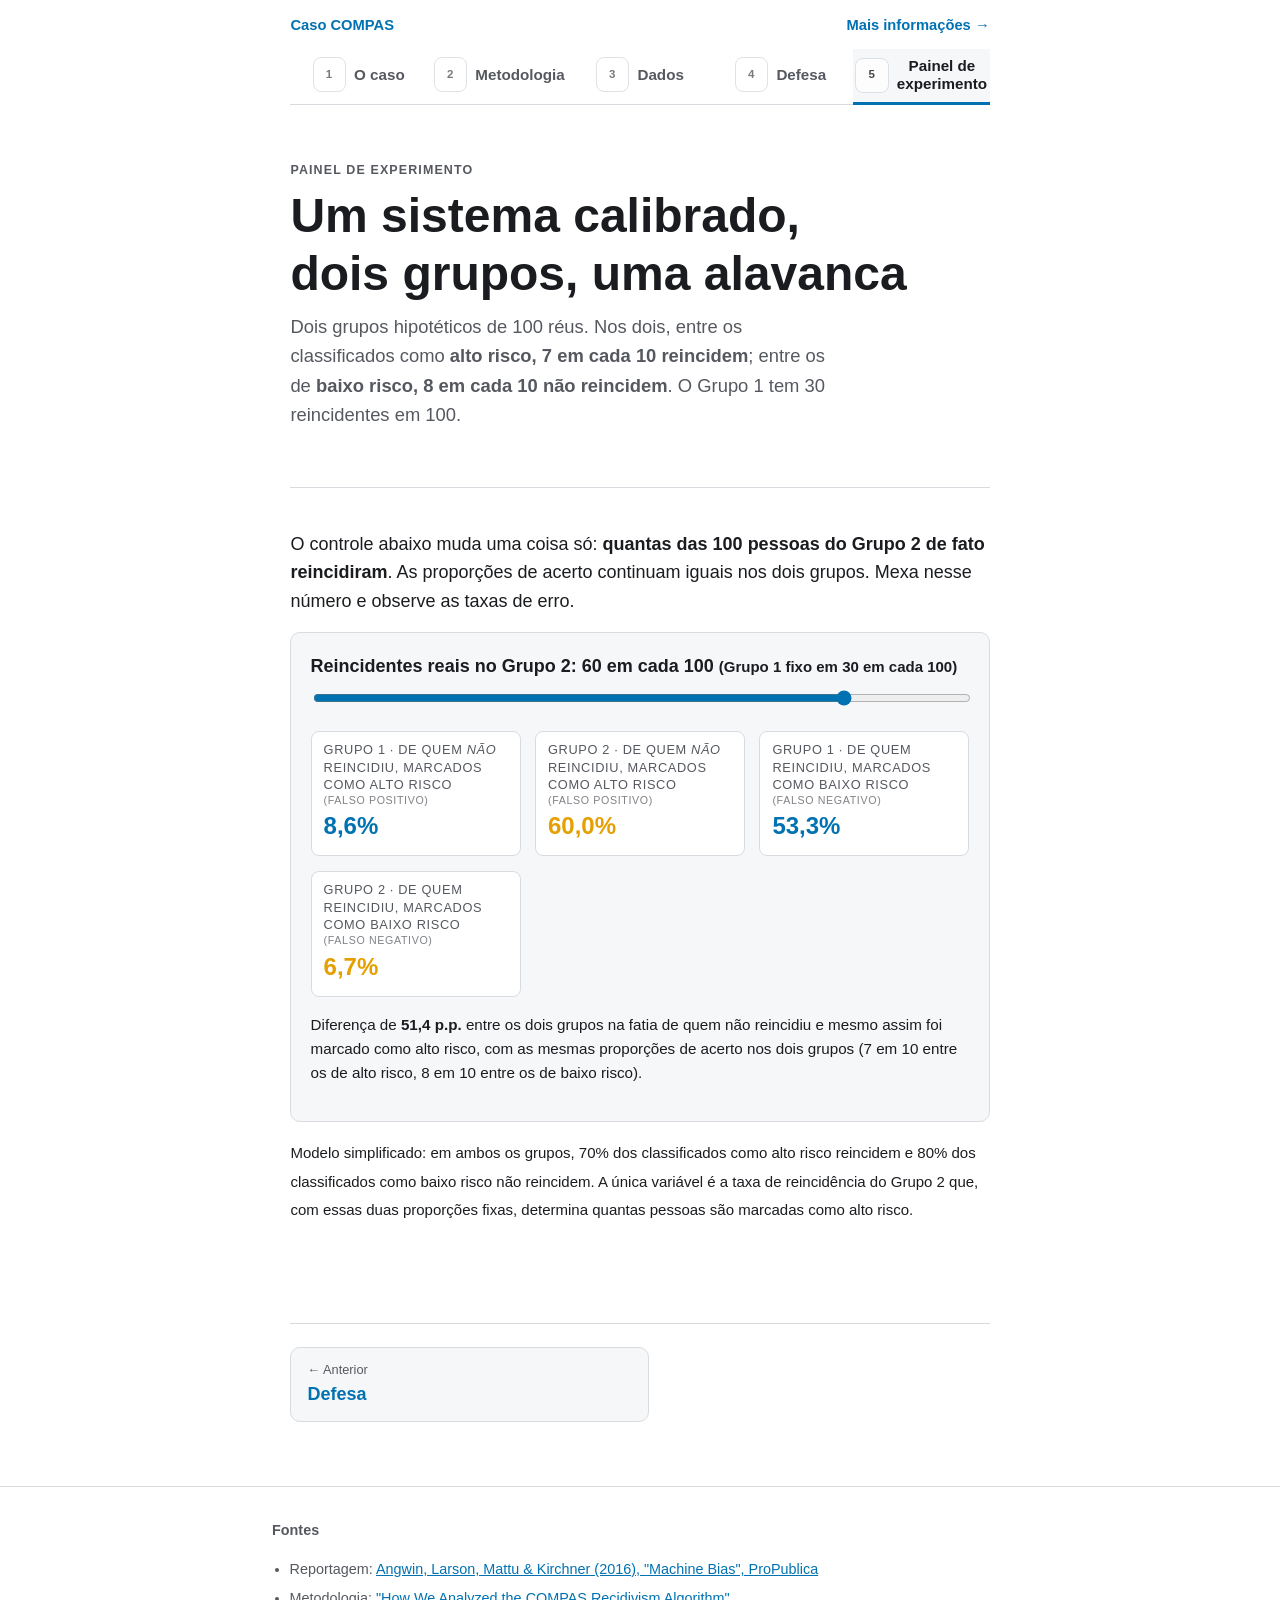
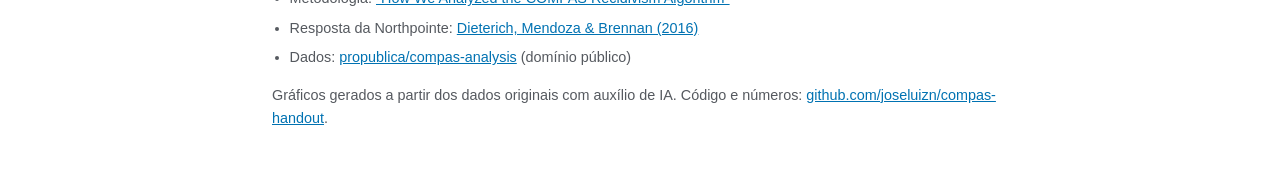
<file: painel.html>
<!doctype html>
<html lang="pt-BR">

<head>
  <meta charset="utf-8">
  <meta name="viewport" content="width=device-width, initial-scale=1">
  <title>Painel de experimento — Caso COMPAS</title>
  <meta name="description" content="Um sistema calibrado, dois grupos e uma alavanca: simulação da taxa-base.">
  <link rel="stylesheet" href="css/style.css">
</head>

<body>

  <header class="topo">
    <div class="topo-linha">
      <a class="marca" href="index.html">Caso COMPAS</a>
      <a class="mais" href="mais-informacoes.html">Mais informações →</a>
    </div>
    <nav class="abas" aria-label="Páginas do site">
      <ol>
        <li><a href="index.html"><span class="num">1</span>O caso</a></li>
        <li><a href="metodologia.html"><span class="num">2</span>Metodologia</a></li>
        <li><a href="dados.html"><span class="num">3</span>Dados</a></li>
        <li><a href="defesa.html"><span class="num">4</span>Defesa</a></li>
        <li><a href="painel.html" aria-current="page"><span class="num">5</span>Painel de experimento</a></li>
      </ol>
    </nav>
  </header>

  <main>

    <section class="passo hero">
      <p class="rotulo">Painel de experimento</p>
      <h1>Um sistema calibrado, dois grupos, uma alavanca</h1>
      <p class="sub">Dois grupos hipotéticos de 100 réus. Nos dois, entre os classificados como
        <strong>alto risco, 7 em cada 10 reincidem</strong>; entre os de <strong>baixo risco, 8 em
          cada 10 não reincidem</strong>. O Grupo 1 tem 30 reincidentes em 100.</p>
    </section>

    <section class="passo">
      <p>O controle abaixo muda uma coisa só: <strong>quantas das 100 pessoas do Grupo 2 de fato
          reincidiram</strong>. As proporções de acerto continuam iguais nos dois grupos. Mexa nesse
        número e observe as taxas de erro.
      </p>

      <div class="widget">
        <label for="slider-base">Reincidentes reais no Grupo 2: <span id="valor-base">60</span> em cada
          100 <small>(Grupo 1 fixo em 30 em cada 100)</small></label>
        <input type="range" id="slider-base" min="25" max="68" step="1" value="60">
        <div class="grade-num" id="saida-widget"></div>
        <p class="nota-widget" id="nota-widget"></p>
      </div>
      <p style="margin-top:1rem"><small>Modelo simplificado: em ambos os grupos, 70% dos classificados
          como alto risco reincidem e 80% dos classificados como baixo risco não reincidem. A única
          variável é a taxa de reincidência do Grupo 2 que, com essas duas proporções fixas, determina
          quantas pessoas são marcadas como alto risco.</small></p>
    </section>

    <!-- <section class="passo">
      <p class="rotulo">Tarefa</p>
      <h2>Em grupo, ~15 minutos</h2>
      <p>Formem grupos de 3 a 4 pessoas e discutam: <strong>quem está certo, a ProPublica ou a
          Northpointe?</strong></p>
      <ol class="perguntas">
        <li>O que exatamente cada lado está medindo?</li>
        <li>Quem paga o preço pelos erros do sistema — e esse preço é igual para todo mundo?</li>
        <li>O que "tratar os grupos igualmente" deveria significar aqui?</li>
      </ol>
    </section> -->

  <nav class="pager" aria-label="Navegação entre páginas">
    <a class="ant" href="defesa.html"><small>← Anterior</small>Defesa</a>
    <span class="vazio"></span>
  </nav>

  </main>

  <footer>
    <div class="interno">
      <p><strong>Fontes</strong></p>
      <ul>
        <li>Reportagem: <a
            href="https://www.propublica.org/article/machine-bias-risk-assessments-in-criminal-sentencing">Angwin,
            Larson, Mattu &amp; Kirchner (2016), "Machine Bias", ProPublica</a></li>
        <li>Metodologia: <a
            href="https://www.propublica.org/article/how-we-analyzed-the-compas-recidivism-algorithm">"How We Analyzed
            the COMPAS Recidivism Algorithm"</a></li>
        <li>Resposta da Northpointe: <a
            href="https://embed.documentcloud.org/documents/2998391-ProPublica-Commentary-Final-070616/">Dieterich,
            Mendoza &amp; Brennan (2016)</a></li>
        <li>Dados: <a href="https://github.com/propublica/compas-analysis">propublica/compas-analysis</a> (domínio
          público)</li>
      </ul>
      <p>Gráficos gerados a partir dos dados originais com auxílio de IA. Código e números:
        <a href="https://github.com/joseluizn/compas-handout">github.com/joseluizn/compas-handout</a>.
      </p>
    </div>
  </footer>

  <script src="js/impossibility.js"></script>
</body>

</html>
</file>
<file: css/style.css>
/* COMPAS — hand-out visual. Paleta Okabe-Ito, sem dependências externas. */

:root {
  --azul: #0072b2;
  --laranja: #e69f00;
  --vermelho: #d55e00;
  --verde: #009e73;
  --roxo: #cc79a7;

  --bg: #ffffff;
  --bg-alt: #f6f7f9;
  --texto: #1a1c1f;
  --texto-suave: #55595f;
  --linha: #d8dbe0;
  --cinza-dado: #b9bec6;
  --realce: #fff6e2;
}

@media (prefers-color-scheme: dark) {
  :root {
    --azul: #4ea8de;
    --laranja: #f0b64a;
    --vermelho: #ff7a3d;
    --verde: #35c79a;
    --bg: #14161a;
    --bg-alt: #1c1f25;
    --texto: #eceef1;
    --texto-suave: #a5abb4;
    --linha: #333840;
    --cinza-dado: #565d67;
    --realce: #2a2417;
  }
}

* { box-sizing: border-box; }

body {
  margin: 0;
  background: var(--bg);
  color: var(--texto);
  font-family: "Source Sans Pro", "Inter", -apple-system, BlinkMacSystemFont,
    "Segoe UI", Helvetica, Arial, sans-serif;
  font-size: 18px;
  line-height: 1.6;
  -webkit-text-size-adjust: 100%;
}

main { max-width: 46rem; margin: 0 auto; padding: 0 1.15rem 4rem; }

h1, h2, h3 { line-height: 1.2; text-wrap: balance; }
h1 { font-size: clamp(1.9rem, 6vw, 3rem); margin: 0 0 .6rem; }
h2 { font-size: clamp(1.35rem, 4.2vw, 1.9rem); margin: 0 0 .5rem; }
h3 { font-size: 1.1rem; margin: 0 0 .35rem; }

p { margin: 0 0 1rem; }
a { color: var(--azul); }
strong { font-weight: 700; }

.passo {
  padding: 2.6rem 0;
  border-top: 1px solid var(--linha);
}

.rotulo {
  font-size: .78rem;
  letter-spacing: .09em;
  text-transform: uppercase;
  color: var(--texto-suave);
  margin: 0 0 .4rem;
  font-weight: 700;
}

/* Hero */
.hero {
  padding: 3.5rem 0 2.6rem;
  border-top: none;
}
.hero p.sub { font-size: 1.15rem; color: var(--texto-suave); max-width: 34rem; }
.nota-fonte { font-size: .88rem; color: var(--texto-suave); margin-top: 1.4rem; }

/* Blocos */
.caixa {
  background: var(--bg-alt);
  border: 1px solid var(--linha);
  border-radius: 10px;
  padding: 1.1rem 1.25rem;
  margin: 1.25rem 0;
}
.caixa h3 { margin-top: 0; }
.caixa ul { margin: .4rem 0 0; padding-left: 1.1rem; }
.caixa li { margin-bottom: .35rem; }
.caixa.realce { background: var(--realce); }

.criterio dt { font-weight: 700; margin-top: .7rem; }
.criterio dd { margin: 0 0 .2rem; color: var(--texto-suave); }

/* Gráficos */
figure { margin: 1.6rem 0; }
figure svg { width: 100%; height: auto; display: block; overflow: visible; }
figcaption {
  font-size: .88rem;
  color: var(--texto-suave);
  margin-top: .6rem;
}
.rolavel { overflow-x: auto; }

.legenda { display: flex; flex-wrap: wrap; gap: .35rem 1.1rem; margin: .3rem 0 .8rem; font-size: .9rem; }
.legenda span { display: inline-flex; align-items: center; gap: .4rem; }
.chip { width: .85rem; height: .85rem; border-radius: 3px; display: inline-block; }

/* Waffles */
.waffles { display: grid; grid-template-columns: repeat(auto-fit, minmax(15rem, 1fr)); gap: 1.4rem; }
.waffle h3 { font-size: 1rem; margin-bottom: .1rem; }
.waffle .valor { font-size: 2rem; font-weight: 700; line-height: 1.1; }
.waffle .detalhe { font-size: .88rem; color: var(--texto-suave); margin-bottom: .5rem; }

/* Widget */
.widget { background: var(--bg-alt); border: 1px solid var(--linha); border-radius: 10px; padding: 1.2rem; }
.widget label { display: block; font-weight: 700; margin-bottom: .3rem; }
.widget input[type="range"] { width: 100%; accent-color: var(--azul); }
.grade-num { display: grid; grid-template-columns: repeat(auto-fit, minmax(13rem, 1fr)); gap: .9rem; margin-top: 1rem; }
.grade-num .k { text-transform: none; letter-spacing: 0; line-height: 1.35; min-height: 3.4em; }
.grade-num .k small { display: block; opacity: .75; }
.num { background: var(--bg); border: 1px solid var(--linha); border-radius: 8px; padding: .6rem .75rem; }
.num .k { font-size: .8rem; color: var(--texto-suave); text-transform: uppercase; letter-spacing: .05em; }
.num .v { font-size: 1.5rem; font-weight: 700; font-variant-numeric: tabular-nums; }
.nota-widget { font-size: .95rem; margin-top: 1rem; }

/* Tabelas */
table { border-collapse: collapse; width: 100%; font-variant-numeric: tabular-nums; }
th, td { text-align: left; padding: .45rem .6rem; border-bottom: 1px solid var(--linha); }
th { font-size: .85rem; text-transform: uppercase; letter-spacing: .05em; color: var(--texto-suave); }
td.n { text-align: right; }

.matrizes { display: grid; grid-template-columns: repeat(auto-fit, minmax(17rem, 1fr)); gap: 1.4rem; }
.matriz table { font-size: .95rem; }
.matriz td.cell { text-align: right; font-weight: 700; }
.matriz .derivadas { font-size: .88rem; color: var(--texto-suave); margin-top: .5rem; }

/* Tarefa */
ol.perguntas { padding-left: 1.2rem; }
ol.perguntas li { margin-bottom: .8rem; }

/* Navegação e rodapé */
.topo { max-width: 46rem; margin: 0 auto; padding: .9rem 1.15rem 0; font-size: .92rem; }
.topo-linha { display: flex; justify-content: space-between; align-items: center; gap: 1rem; }
.topo a { text-decoration: none; font-weight: 700; }
.topo .mais[aria-current="page"] { color: var(--texto); }

.abas { margin-top: .7rem; border-bottom: 1px solid var(--linha); }
.abas ol { list-style: none; margin: 0; padding: 0; display: flex; gap: .25rem; }
.abas li { flex: 1 1 0; min-width: 0; }
.abas a {
  display: flex; flex-direction: column; align-items: center; gap: .1rem;
  padding: .5rem .3rem; text-align: center; line-height: 1.2;
  color: var(--texto-suave); border-bottom: 3px solid transparent; margin-bottom: -1px;
  font-size: .78rem; hyphens: auto;
}
.abas a .num { font-size: .72rem; letter-spacing: .08em; opacity: .8; }
.abas a[aria-current="page"] { color: var(--texto); border-bottom-color: var(--azul); background: var(--bg-alt); }
@media (min-width: 560px) {
  .abas a { flex-direction: row; justify-content: center; gap: .5rem; font-size: .95rem; }
}

.pager { display: flex; justify-content: space-between; gap: 1rem; margin-top: 2.6rem; padding-top: 1.4rem; border-top: 1px solid var(--linha); }
.pager a, .pager .vazio { flex: 1 1 0; min-width: 0; }
.pager a {
  display: block; padding: .75rem 1rem; border: 1px solid var(--linha); border-radius: 10px;
  text-decoration: none; font-weight: 700; background: var(--bg-alt);
}
.pager a small { display: block; font-weight: 400; color: var(--texto-suave); font-size: .8rem; }
.pager .prox { text-align: right; }
footer {
  border-top: 1px solid var(--linha);
  padding: 2rem 1.15rem 3rem;
  font-size: .9rem;
  color: var(--texto-suave);
}
footer .interno { max-width: 46rem; margin: 0 auto; }
footer ul { padding-left: 1.1rem; }
footer li { margin-bottom: .4rem; word-break: break-word; }
</file>
